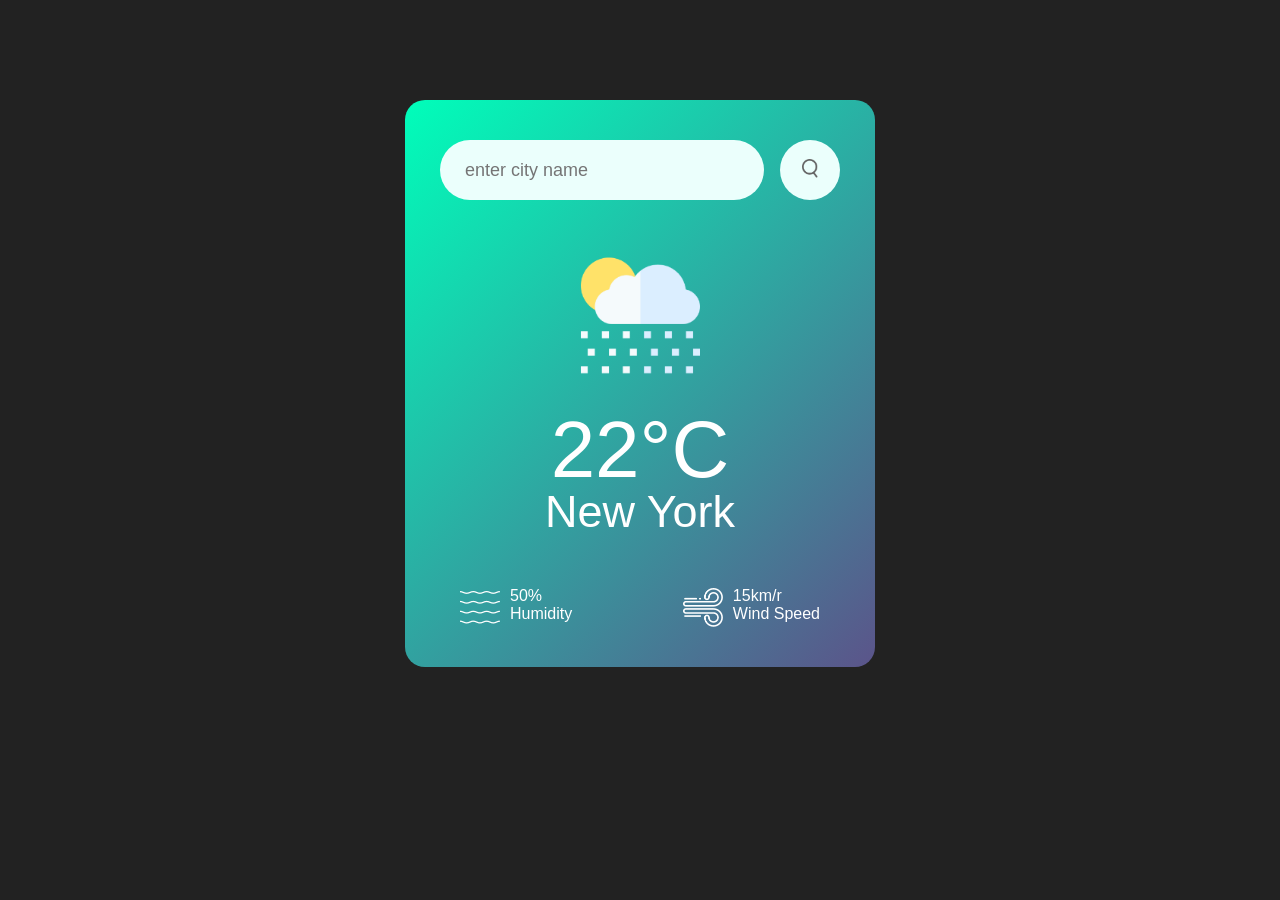
<file: Wheather App/index.html>
<!DOCTYPE html>
<html lang="en">
<head>
    <meta charset="UTF-8">
    <meta name="viewport" content="width=device-width, initial-scale=1.0">
    <title>Weather App</title>
    <link rel="stylesheet" href="style.css">
</head>
<body>
    
    <div class="card">
        <div class="search">
            <input type="text" placeholder="enter city name"
            spellcheck="false">
            <button><img src="images/images/search.png"></button>
        </div>
        <div class="weather">
            <img src="images/images/rain.png" class="weather-icon">
            <h1 class="temp">22°C</h1>
            <h2 class="city">New York</h2>
            <div class="details">
                <div class="col">
                    <img src="images/images/humidity.png" >
                    <div>
                        <p class="humidity">50%</p>
                        <p>Humidity</p>
                    </div>
                </div>
                <div class="col">
                    <img src="images/images/wind.png" >
                    <div>
                        <p class="wind">15km/r</p>
                        <p>Wind Speed</p>
                    </div>
                </div>
            </div>
        </div>
    </div>

<script>

    const apiKey = "315a6e08d1ac589ddb566d0cbb06589d";
    const apiUrl = "https://api.openweathermap.org/data/2.5/weather?units=metric&q=bangalore";

    async function checkweather(){
        const response= await fetch(apiUrl + `&appid=${apiKey}`);
        var data = await response.json();

        console.log(data);
        document.querySelector(".city").innerHtml = data.name;
        document.querySelector(".temp").innerHtml = data.main.temp+ "°C";
        document.querySelector(".humidity").innerHtml = data.main.humidity+"%";
        document.querySelector(".wind").innerHtml = data.wind.speed +"km/h";
    
    }

    checkweather();
</script>
</body>
</html>
</file>
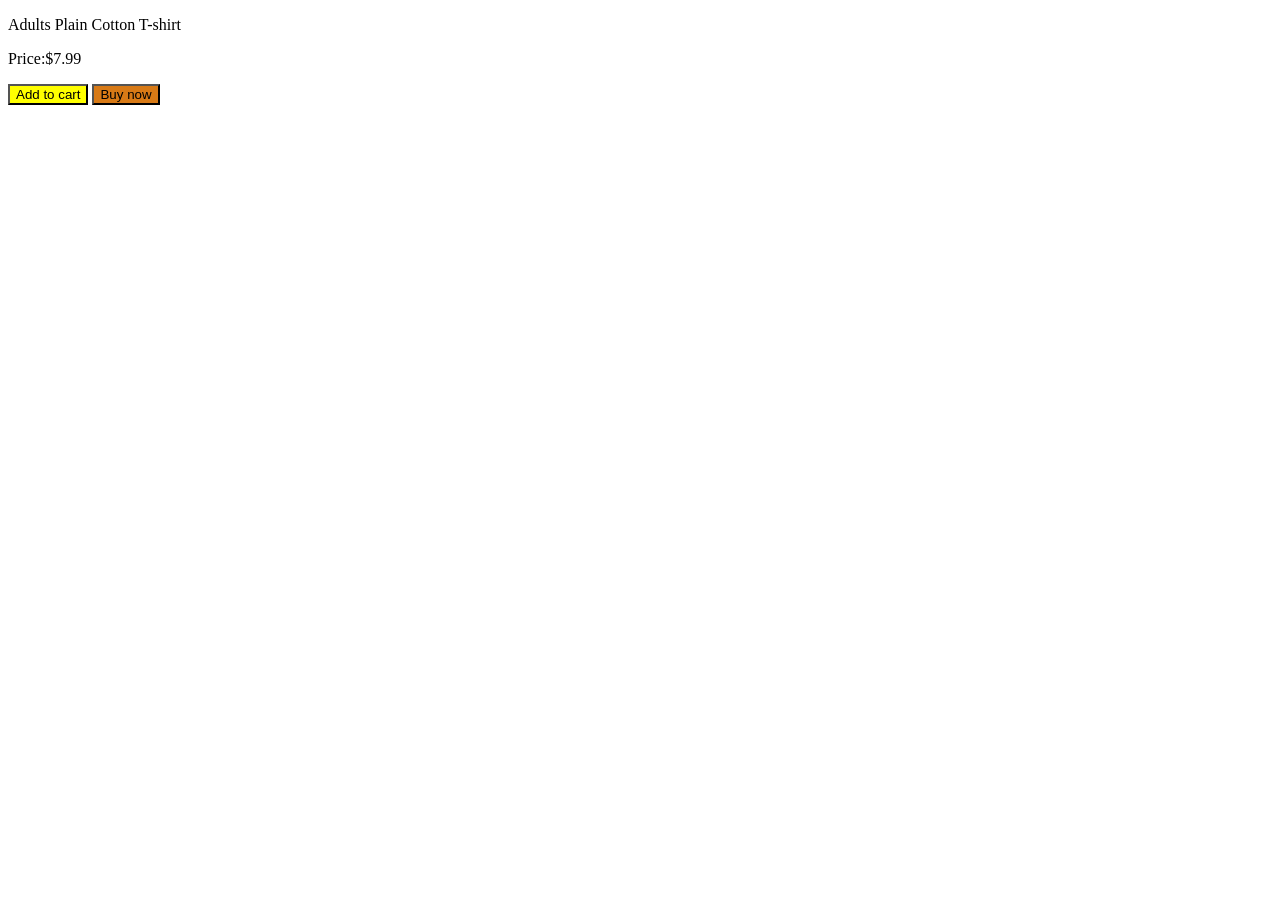
<file: 04-website.html>
<!DOCTYPE html>
<html lang="en">
<head>
  <meta charset="UTF-8">
  <meta name="viewport" content="width=device-width, initial-scale=1.0">
  <title>cart</title>
  <style>
     .btn-1{
      background-color: yellow;
     }
     .btn-2{
      background-color: rgb(216, 122, 22);
     }
  </style>
</head>
<body>
  <p>Adults Plain Cotton T-shirt</p>
  <P>Price:$7.99</P>
  <button class="btn-1" onclick="alert('Added')">Add to cart</button>
  <button class="btn-2" onclick="alert('Purchased')">Buy now</button>
</body>
</html>
</file>
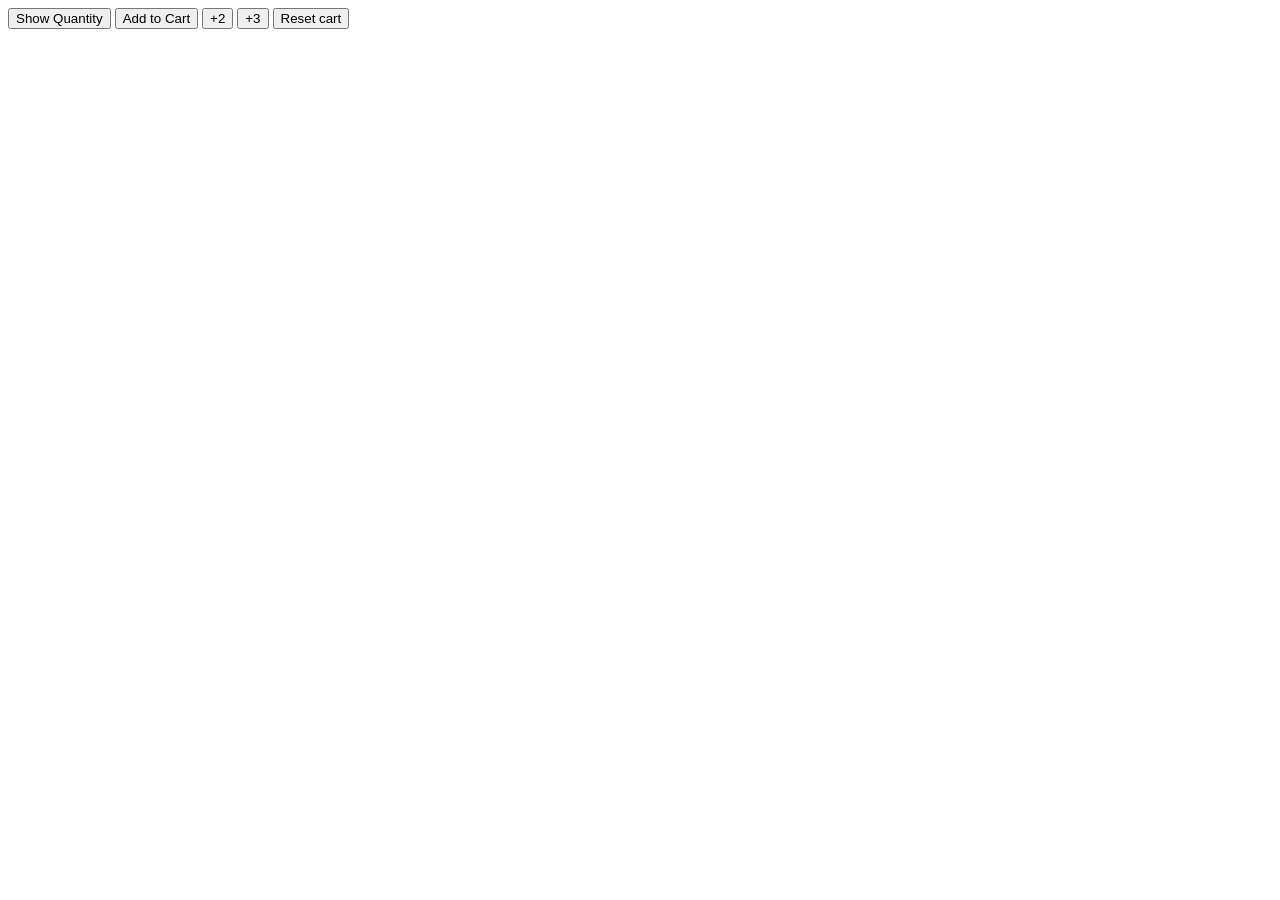
<file: 05-cart-quantity.html>
<!DOCTYPE html>
<head>
    <title>cart quantity</title>
</head>
<body>
   <button onclick="
      console.log(`cart quantity: ${cartQuantity}`);
    ">Show Quantity</button>
   <button onclick="
     cartQuantity = cartQuantity + 1;
     console.log(`cart quantity: ${cartQuantity}`);
   ">Add to Cart</button>

   <button onclick="
   cartQuantity = cartQuantity +2;
   console.log(`cart quantity: ${cartQuantity}`);
   ">+2</button>

   <button onclick="
   cartQuantity = cartQuantity + 3;
   console.log(`cart quantity: ${cartQuantity}`);
   ">+3</button>

   <button onclick="
   cartQuantity = 0;
   console.log('Cart was reset.');
   console.log(`cart quantity: ${cartQuantity}`); 
   ">Reset cart</button>

   <script>
    let cartQuantity = 0;

   </script> 
</body>
</html>
</file>
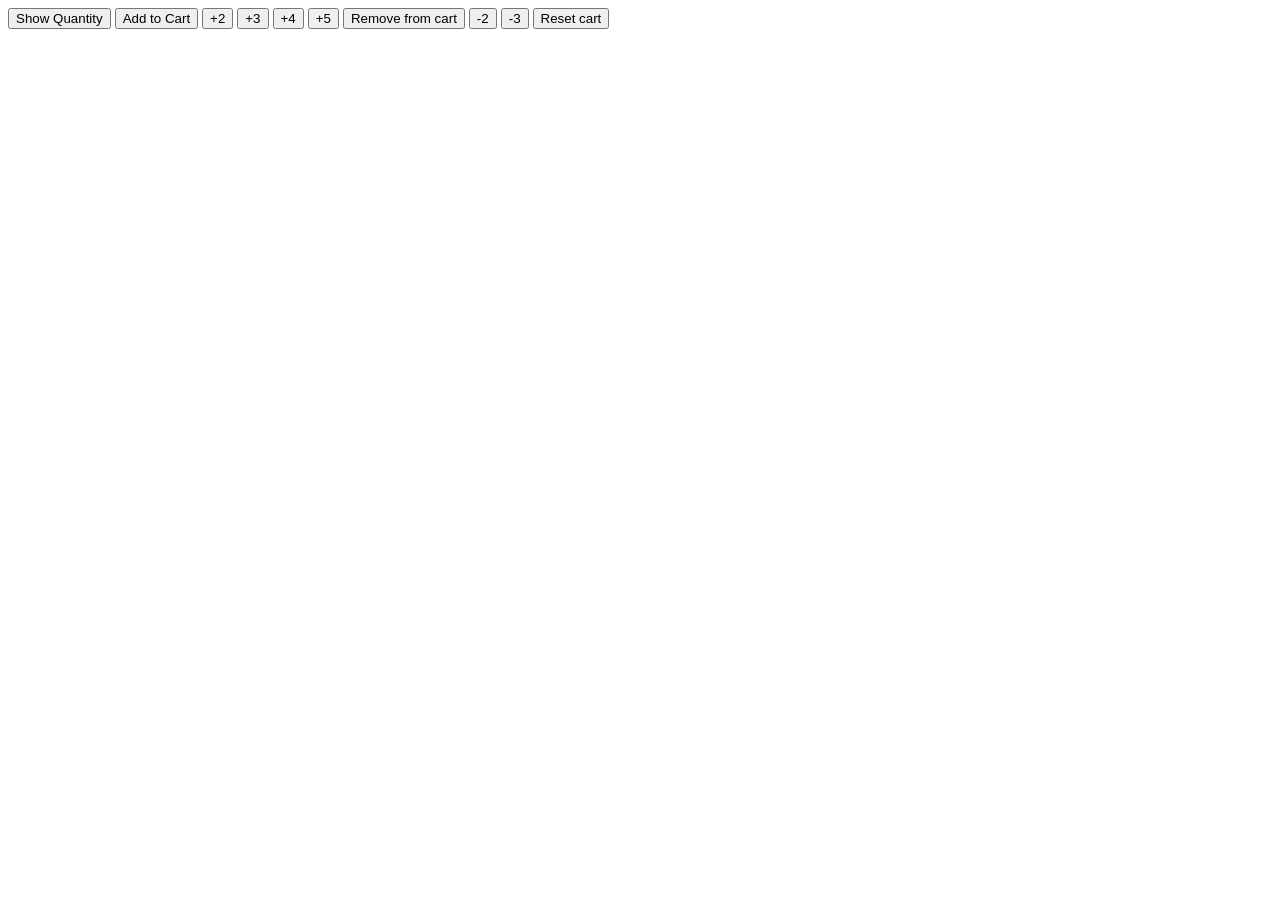
<file: 05.html>
<!DOCTYPE html>
<html>
    <head>
        <title>Lesson 5 Exercise
        </title>
    </head>
    <body>
           <button onclick="
      console.log(`cart quantity: ${cartQuantity}`);
    ">Show Quantity</button>
   <button onclick="
     cartQuantity = cartQuantity + 1;
     console.log(`cart quantity: ${cartQuantity}`);
   ">Add to Cart</button>

   <button onclick="
   cartQuantity = cartQuantity +2;
   console.log(`cart quantity: ${cartQuantity}`);
   ">+2</button>

   <button onclick="
   cartQuantity = cartQuantity + 3;
   console.log(`cart quantity: ${cartQuantity}`);
   ">+3</button>

   <button onclick="
   cartQuantity = cartQuantity + 4;
   console.log(`cart quantity: ${cartQuantity}`)">+4</button>

   <button onclick="
   cartQuantity = cartQuantity + 5;
   console.log(`cart quantity: ${cartQuantity}`)">+5</button>

   <button onclick="
   cartQuantity = cartQuantity -1;
   console.log(`cart quantity: ${cartQuantity}`)">Remove from cart</button>

   <button onclick="
   cartQuantity = cartQuantity -2;
   console.log(`cart quantity: ${cartQuantity}`)">-2</button>
   <button onclick="
   cartQuantity = cartQuantity -3;
   console.log(`cart quantity: ${cartQuantity}`)">-3</button>

   <button onclick="
   cartQuantity = 0;
   console.log('Cart was reset.');
   console.log(`cart quantity: ${cartQuantity}`); 
   ">Reset cart</button>

   


        
        <script>
        let name = 'eben';
        console.log(`My name is: ${name}`);
        let cost = 5 + 2*3 +9;
        console.log(`Cost of food: $${cost}`);
        let tax = cost * 0.1;
        console.log(`Tax(10%):$${tax}`);
        let totalCost = cost + tax;
        console.log(`Total cost:$${totalCost}`)
        let cartQuantity = 0;
        </script>
    </body>
</html>
</file>
<file: Wheather App/style.css>
*{
    margin:0;
    padding: 0;
    font-family: 'poppins', sans-serif;
    box-sizing: border-box;
}
body{
    background: #222;
}
.card{
    width: 90%;
    max-width: 470px;
    background: linear-gradient(135deg, #00feba,#5b548a);
    color: #fff;
    margin: 100px auto 0;
    border-radius: 20px;
    padding: 40px 35px;
    text-align:center;
}
.search{
    width:100%;
    display: flex;
    align-items: center;
    justify-content: space-between;
}
.search input{
    border:0;
    outline: 0;
    background: #ebfffc;
    color:#555;
    padding: 10px 25px;
    height: 60px;
    border-radius: 30px;
    flex: 1;
    margin-right: 16px;
    font-size: 18px;
}
.search button{
    border:0;
    outline: 0;
    background: #ebfffc;
    border-radius: 50%;
    width: 60px;
    height: 60px;
    cursor: pointer;
} 
.search button img{
    width: 16px;
}
.weather-icon{
   width: 170px;
   margin-top: 30px; 
}
.weather h1{
    font-size: 80px;
    font-weight: 500;
}
.weather h2{
    font-size: 45px;
    font-weight: 400;
    margin-top: -10px;
}
.details{
    display: flex;
    align-items: center;
    justify-content: space-between;
    padding: 0 20px;
    margin-top: 50px;
}
.col{
    display: flex;
    align-items: center;
    text-align: left;
}
.col img{
    width: 40px;
    margin-right: 10px;
}
.humidity, .wind{
    font-size:28;
    margin-top:-6px;
}
</file>
